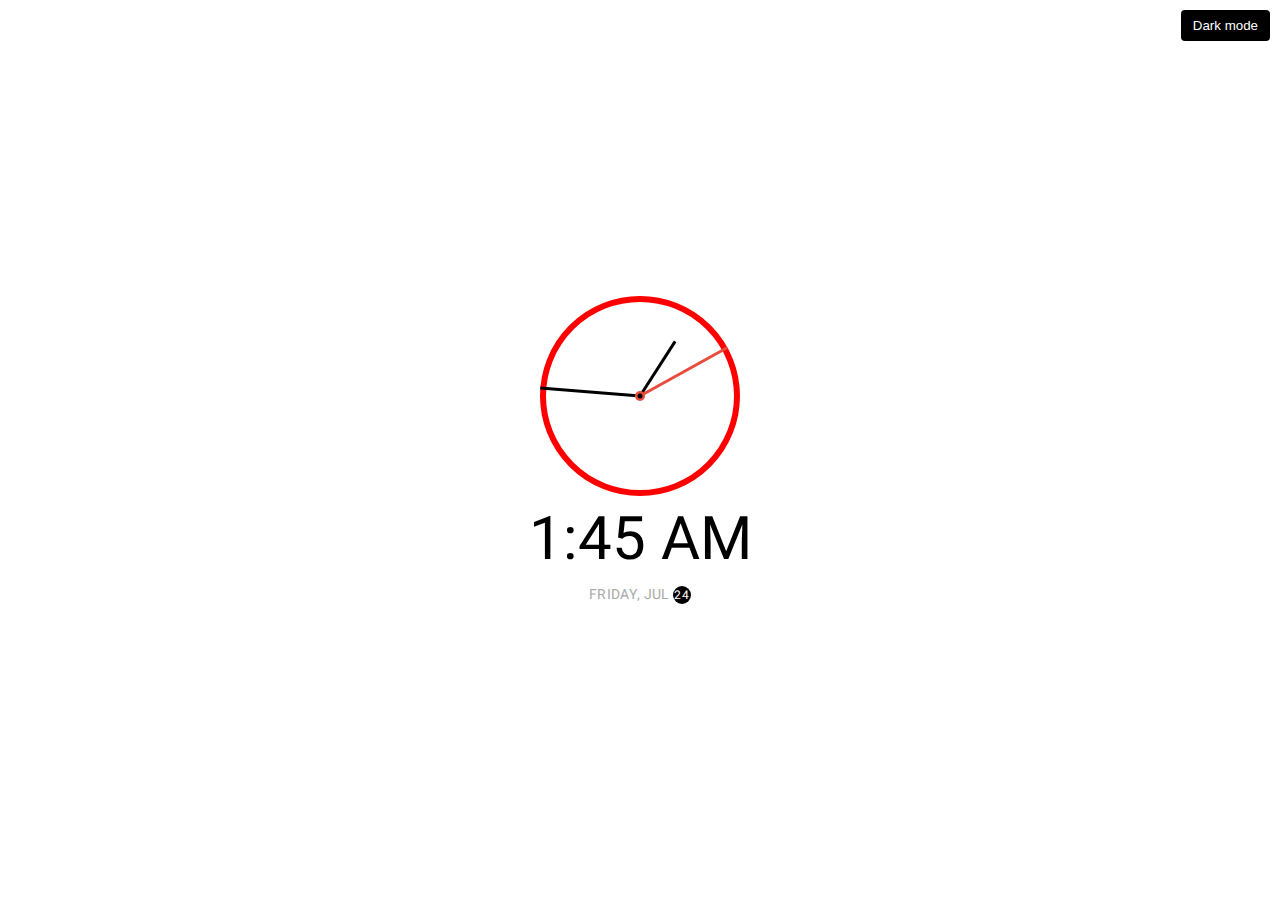
<file: clock/clock.html>
<!DOCTYPE html>
<html lang="en">
  <head>
    <meta charset="UTF-8" />
    <meta name="viewport" content="width=device-width, initial-scale=1.0" />
    <link rel="stylesheet" href="./clock.css" />
    <title>Theme Clock</title>
  </head>
  <body>
    <button class="toggle">Dark mode</button>
    <div class="clock-container">
      <div class="clock">
        <div class="needle hour"></div>
        <div class="needle minute"></div>
        <div class="needle second"></div>
        <div class="center-point"></div>
      </div>
      <div class="time"></div>
      <div class="date"></div>
    </div>
    <script src="./clock.js"></script>
  </body>
</html>
</file>
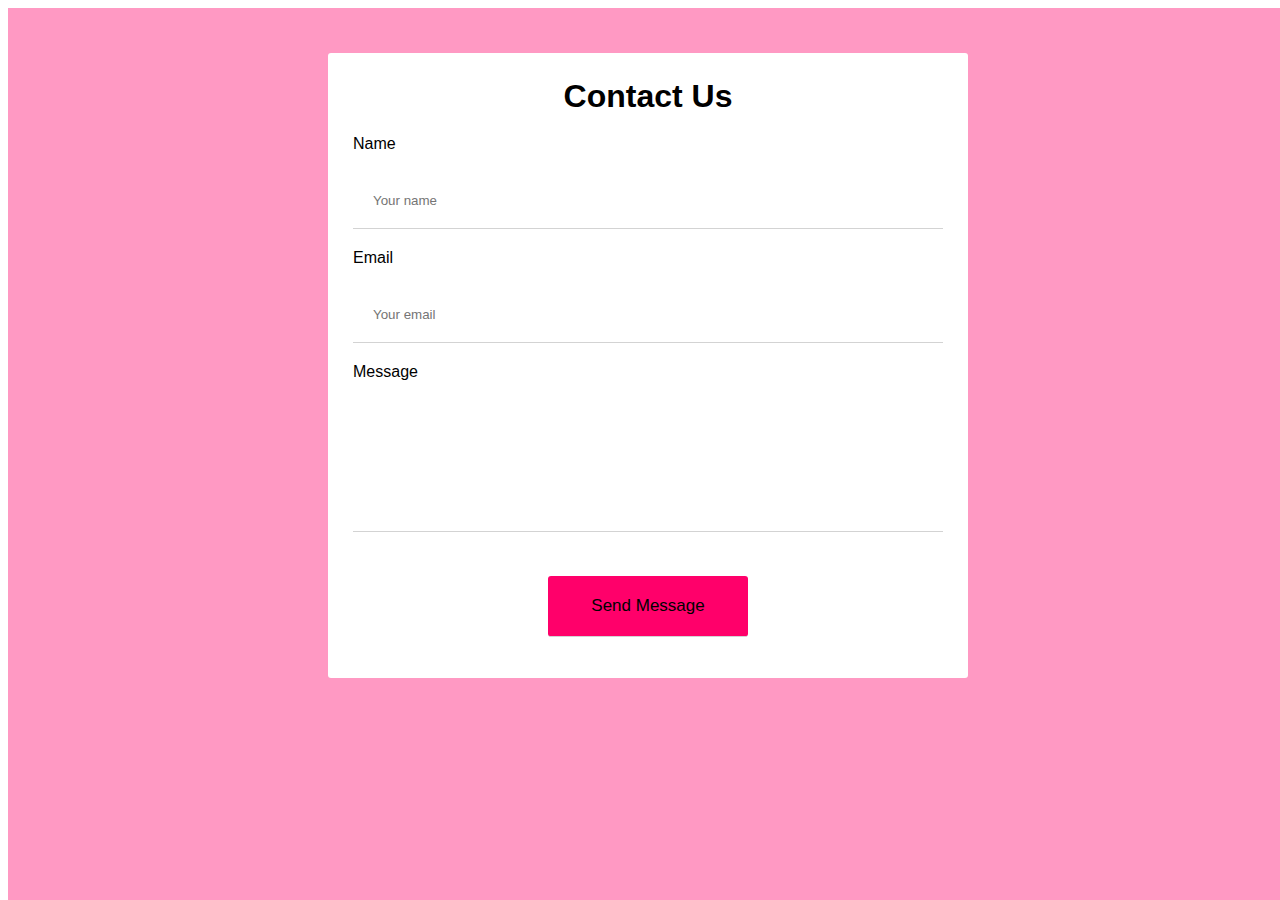
<file: src/project.html>
<!DOCTYPE html>
<html lang="en">
<head>
    <meta charset="UTF-8">
    <meta http-equiv="X-UA-Compatible" content="IE=edge">
    <meta name="viewport" content="width=device-width, initial-scale=1.0">
    <title>Document</title>
    <link rel="stylesheet" href="./project.css">
</head>
<body>


<div id="overlay">
  <form action="">
    <h1> Contact Us </h1>
    <label for="name"> Name </label>
    <input type="text" id="name" placeholder="Your name">


    <label for="email"> Email </label>
    <input type="text" id="email" placeholder="Your email">



    <label for="message"> Message </label>
    <textarea id="message" placeholder="Your message" rows="6"> </textarea>
    

    <div class="center">
      <input type="submit" value="Send Message">
      <p id="success"></p>

    </div>

  </form> 
 </div>








</body>
</html>
</file>
<file: clock/clock.css>
@import url("https://fonts.googleapis.com/css?family=Heebo:300&display=swap");

* {
  box-sizing: border-box;
}

:root {
  --primary-color: #000;
  --secondary-color: #fff;
}

html {
  transition: all 0.5s ease-in;
}

html.dark {
  --primary-color: #fff;
  --secondary-color: #333;
}

html.dark {
  background-color: #111;
  color: var(--primary-color);
}

body {
    font-family: "Heebo", sans-serif;
    display: flex;
    align-items: center;
    justify-content: center;
    height: 100vh;
    overflow: hidden;
    margin: 0;
  }
  
  .toggle {
    background-color: var(--primary-color);
    color: var(--secondary-color);
    border: 0;
    border-radius: 4px;
    padding: 8px 12px;
    position: absolute;
    top: 10px;
    right: 10px;
    cursor: pointer;
  }
  
  .toggle:focus {
    outline: none;
  }
  
  .clock-container {
    display: flex;
    flex-direction: column;
    align-items: center;
    justify-content: space-between;
    
  }

  .clock {
    position: relative;
    width: 200px;
    height: 200px;
    border-radius: 70%;
    border: 6px solid red;
  }
  
  .needle {
    background-color: var(--primary-color);
    position: absolute;
    top: 50%;
    left: 50%;
    height: 65px;
    width: 3px;
    transform-origin: bottom center;
    transition: all 0.5s ease-in;
  }
  
  .needle.hour {
    transform: translate(-50%, -100%) rotate(0deg);
  }
  
  .needle.minute {
    transform: translate(-50%, -100%) rotate(0deg);
    height: 100px;
  }
  
  .needle.second {
    background-color: #e74c3c;
    transform: translate(-50%, -100%) rotate(0deg);
    height: 100px;
  }

  .center-point {
    background-color: #e74c3c;
    width: 10px;
    height: 10px;
    position: absolute;
    top: 50%;
    left: 50%;
    transform: translate(-50%, -50%);
    border-radius: 50%;
  }
  
  .center-point::after {
    content: "";
    background-color: var(--primary-color);
    width: 5px;
    height: 5px;
    position: absolute;
    top: 50%;
    left: 50%;
    transform: translate(-50%, -50%);
    border-radius: 50%;
  }
  
  .time {
    font-size: 60px;
  }
  
  .date {
    color: #aaa;
    font-size: 14px;
    letter-spacing: 0.3px;
    text-transform: uppercase;
  }
  
  .date .circle {
    background-color: var(--primary-color);
    color: var(--secondary-color);
    border-radius: 50%;
    height: 18px;
    width: 18px;
    display: inline-flex;
    align-items: center;
    justify-content: center;
    font-size: 12px;
    line-height: 18px;
    transition: all 0.5s ease-in;
  }
</file>
<file: src/project.css>
*{
  font-family: Arial;
}

#overlay {
  width: 100%;
  height: 100%;
  position: fixed;
  background-color: rgba(255, 0, 106, 0.4);

}

form {
  max-width: 50%;
  width: 100%;
  background: white;
  margin: 5vh auto;
  padding: 25px;
  border-radius: 3px;
  box-sizing: border-box;
} 

h1 {
  margin: 0;
  text-align: center;
}

label {
  display: block;
  margin: 20px 0;
}

input, textarea {
  width: 100%;
  padding: 20px;
  box-sizing: border-box;
  outline: none;
  resize: none;
  border: none;
  border-bottom: 1px solid #D3D3D3;
}

input[type="text"]:focus, textarea:focus {
  border-bottom: 1px solid rgb(255, 0, 106)
}

textarea::-webkit-scrollbar {
  width: 4px;
}

textarea::-webkit-scrollbar-thumb {
  background-color: rgb(255, 0, 106);
}

.center {
  text-align: center;
  margin-top: 30px;
}

.center > input {
  background-color: rgb(255, 0, 106);
}

input[type="submit"] {
  margin-top: 10px;
  padding: 20px;
  width: 90%;
  max-width: 200px;
  background-color: linear-gradient (to right, rgb(255, 0, 106), rgb(255, 67, 61));
  font-size: 17px;
  cursor: pointer;
  border-radius: 3px;
}
</file>
